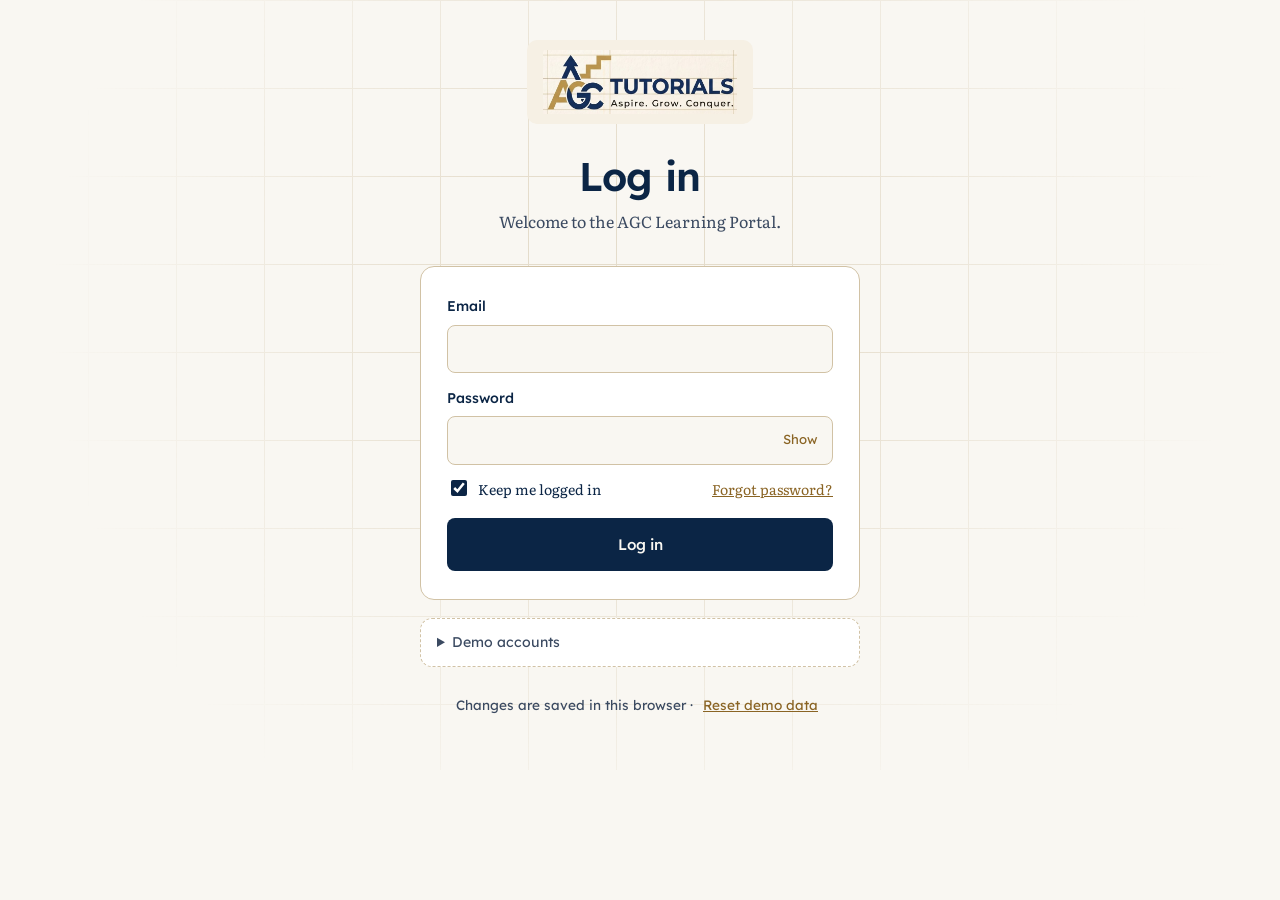
<file: index.html>
<!DOCTYPE html>
<html lang="en">
<head>
<meta charset="UTF-8">
<meta name="viewport" content="width=device-width, initial-scale=1, viewport-fit=cover">
<title>AGC Learning Portal — AGC Tutorials</title>
<link rel="icon" href="favicon.ico" sizes="any">
<link rel="icon" type="image/png" sizes="32x32" href="images/icon-32.png">
<link rel="apple-touch-icon" href="images/apple-touch-icon.png">
<link rel="preconnect" href="https://fonts.googleapis.com">
<link rel="preconnect" href="https://fonts.gstatic.com" crossorigin>
<link href="https://fonts.googleapis.com/css2?family=Lexend:wght@300;400;500;600;700&family=Literata:ital,opsz,wght@0,7..72,400;0,7..72,500;1,7..72,400&display=swap" rel="stylesheet">
<link rel="stylesheet" href="css/base.css">
<link rel="stylesheet" href="css/login.css">
<link rel="stylesheet" href="css/layout.css">
<link rel="stylesheet" href="css/pages.css">
</head>
<body>
<div id="root"></div>
<div class="toast" id="toast" role="status" aria-live="polite"></div>

<!-- Order matters: each script uses what the ones above it define. -->
<script src="js/helpers.js"></script>
<script src="js/data.js"></script>
<script src="js/components.js"></script>
<script src="js/views/student.js"></script>
<script src="js/views/parent.js"></script>
<script src="js/views/tutor-hours.js"></script>
<script src="js/views/calendar.js"></script>
<script src="js/views/tutor.js"></script>
<script src="js/views/admin.js"></script>
<script src="js/views/developer.js"></script>
<script src="js/views/profiles.js"></script>
<script src="js/app.js"></script>
</body>
</html>
</file>
<file: css/base.css>
/* =====================================================================
   AGC Learning Portal — Base: colour tokens (light + dark), fonts, resets.
   Load order: base.css → login.css → layout.css → pages.css
   ===================================================================== */

:root{
  --navy:#0B2545; --gold:#C59B4E; --red:#C62828; --red-dark:#8E1B1B; --cream:#F9F7F2; --tan:#D1C2A5;
  --bg:#F9F7F2; --surface:#FFFFFF; --surface-2:#F2EDE2; --ink:#0B2545; --ink-soft:#3B4A61;
  --gold-text:#8A6424; --line:#D1C2A5; --btn-bg:#0B2545; --btn-ink:#F9F7F2; --plate:#F6F0E4;
  --side:#0B2545; --side-ink:#E9EDF3; --side-soft:#9FB0C6; --step-empty:#E7DFCE;
  --ok:#2F6B4F; --warn:#9A5B12;
  --display:"Lexend","Segoe UI",system-ui,sans-serif;
  --body:"Literata",Georgia,"Times New Roman",serif;
  box-sizing:border-box;
  padding-top:env(safe-area-inset-top,0px); padding-bottom:env(safe-area-inset-bottom,0px);
}
@media (prefers-color-scheme: dark){
  :root:not([data-theme="light"]){
    --bg:#07182E; --surface:#0E2744; --surface-2:#0B213B; --ink:#F3EEE3; --ink-soft:#C3CBD8;
    --gold-text:#D9B36B; --line:#2B4466; --btn-bg:#C59B4E; --btn-ink:#0B2545;
    --side:#081C35; --side-ink:#E9EDF3; --side-soft:#8FA2BC; --step-empty:#1D3656; --ok:#7CC4A0; --warn:#E3A85A;
  }
}
:root[data-theme="dark"]{
  --bg:#07182E; --surface:#0E2744; --surface-2:#0B213B; --ink:#F3EEE3; --ink-soft:#C3CBD8;
  --gold-text:#D9B36B; --line:#2B4466; --btn-bg:#C59B4E; --btn-ink:#0B2545;
  --side:#081C35; --side-ink:#E9EDF3; --side-soft:#8FA2BC; --step-empty:#1D3656; --ok:#7CC4A0; --warn:#E3A85A;
}
*,*::before,*::after{box-sizing:inherit}
html,body{height:100%}
body{margin:0;background:var(--bg);color:var(--ink);font-family:var(--body);font-size:1rem;line-height:1.65;-webkit-font-smoothing:antialiased}
h1,h2,h3,h4{font-family:var(--display);font-weight:600;line-height:1.2;margin:0;letter-spacing:-.01em}
p{margin:0 0 .9em}
a{color:inherit}
img{max-width:100%;display:block}
button,input,select,textarea{font:inherit;color:inherit}
:focus-visible{outline:3px solid var(--gold);outline-offset:2px;border-radius:4px}
@media (prefers-reduced-motion: reduce){*{animation:none!important;transition:none!important}}
</file>
<file: css/login.css>
/* =====================================================================
   AGC Learning Portal — Login screen.
   Load order: base.css → login.css → layout.css → pages.css
   ===================================================================== */

/* ---------- Login ---------- */
.login{min-height:100%;display:grid;place-items:center;padding:40px 20px;position:relative;overflow:hidden}
.login::before{content:"";position:absolute;inset:0;opacity:.5;pointer-events:none;
  background-image:linear-gradient(var(--line) 1px,transparent 1px),linear-gradient(90deg,var(--line) 1px,transparent 1px);
  background-size:88px 88px;mask-image:radial-gradient(circle at 50% 40%,#000 20%,transparent 75%);-webkit-mask-image:radial-gradient(circle at 50% 40%,#000 20%,transparent 75%)}
.login-card{position:relative;width:min(760px,100%)}
.login-logo{background:var(--plate);border-radius:10px;padding:10px 16px;width:max-content;margin:0 auto 28px}
.login-logo img{height:64px;width:auto}
.login h1{text-align:center;font-size:clamp(1.8rem,4vw,2.5rem);margin-bottom:8px}
.login .sub{text-align:center;color:var(--ink-soft);margin-bottom:32px}
.roles{display:grid;grid-template-columns:repeat(3,1fr);gap:14px}
.role{background:var(--surface);border:1px solid var(--line);border-radius:12px;padding:22px 20px;text-align:left;cursor:pointer;display:flex;flex-direction:column;gap:6px;transition:border-color .15s,transform .15s}
.role:hover{border-color:var(--gold);transform:translateY(-2px)}
.role b{font-family:var(--display);font-size:1.1rem}
.role span{font-size:.93rem;color:var(--ink-soft)}
.role em{font-family:var(--display);font-style:normal;font-size:.85rem;color:var(--gold-text);margin-top:6px}
.login .foot{text-align:center;font-family:var(--display);font-size:.85rem;color:var(--ink-soft);margin-top:26px}
.login-card.narrow{width:min(440px,100%)}
.login-form{background:var(--surface);border:1px solid var(--line);border-radius:14px;padding:28px 26px}
.login-form .field input{background:var(--bg)}
.pw{position:relative}
.pw input{padding-right:70px}
.pw button{position:absolute;right:6px;top:50%;transform:translateY(-50%);background:none;border:0;padding:6px 10px;cursor:pointer;font-family:var(--display);font-size:.82rem;color:var(--gold-text)}
.login-row{display:flex;justify-content:space-between;align-items:center;gap:12px;flex-wrap:wrap;margin:-2px 0 18px;font-size:.88rem}
.login-row label{display:flex;align-items:center;gap:8px;cursor:pointer}
.login-row input{accent-color:var(--navy);width:16px;height:16px}
.login-row a{color:var(--gold-text)}
.login-err{background:rgba(198,40,40,.08);border:1px solid rgba(198,40,40,.35);color:var(--red);border-radius:8px;padding:10px 12px;font-size:.9rem;margin-bottom:14px}
.login-err[hidden]{display:none}
.login-form .btn{width:100%;padding:12px 18px}
.demo{margin-top:18px;background:var(--surface);border:1px dashed var(--line);border-radius:12px;padding:12px 16px;font-size:.88rem}
.demo summary{cursor:pointer;font-family:var(--display);color:var(--ink-soft)}
.demo p{margin:10px 0 8px;color:var(--ink-soft)}
.demo ul{list-style:none;margin:0;padding:0;display:flex;flex-direction:column;gap:4px}
.demo li button{width:100%;display:flex;flex-direction:column;gap:0;background:none;border:0;border-radius:6px;padding:6px 8px;cursor:pointer;text-align:left}
.demo li button:hover{background:var(--surface-2)}
.demo li span{color:var(--ink-soft);font-size:.82rem}
.demo li b{font-weight:500;word-break:break-all}
.roles-2{grid-template-columns:repeat(2,1fr);max-width:520px;margin:0 auto}
.viewas{padding:14px 6px 16px;border-top:1px solid rgba(255,255,255,.1);font-family:var(--display)}
.viewas label{display:block;font-size:.8rem;color:var(--side-soft);margin-bottom:6px}
.viewas select{background:rgba(255,255,255,.06);color:var(--side-ink);border:1px solid rgba(255,255,255,.2);border-radius:8px;padding:8px 10px;width:100%;font-size:.88rem}
.viewas select option,.viewas select optgroup{background:var(--side);color:var(--side-ink)}
.devbar{display:flex;justify-content:space-between;align-items:center;gap:12px;flex-wrap:wrap;background:var(--gold);color:#0B2545;font-family:var(--display);font-size:.92rem;padding:10px 16px;border-radius:10px;margin-bottom:22px}
.devbar button{background:#0B2545;color:#F9F7F2;border:0;border-radius:8px;padding:6px 12px;font-family:var(--display);font-size:.85rem;cursor:pointer}
textarea.code{font-family:ui-monospace,SFMono-Regular,Consolas,monospace;font-size:.85rem;line-height:1.5;white-space:pre;overflow:auto;tab-size:2}
@media (max-width:680px){.roles,.roles-2{grid-template-columns:1fr}}
</file>
<file: css/layout.css>
/* =====================================================================
   AGC Learning Portal — App layout: sidebar, top bar, main area.
   Load order: base.css → login.css → layout.css → pages.css
   ===================================================================== */

/* ---------- Shell ---------- */
.app{display:grid;grid-template-columns:260px 1fr;min-height:100%}
.side{background:var(--side);color:var(--side-ink);display:flex;flex-direction:column;position:sticky;top:0;height:100vh;height:100dvh;padding:20px 16px}
.side .logo{background:var(--plate);border-radius:8px;padding:6px 10px;margin:0 4px 26px}
.side .logo img{height:40px;width:auto}
.side nav{display:flex;flex-direction:column;gap:2px;flex:1}
.side nav a{font-family:var(--display);font-size:.95rem;text-decoration:none;color:var(--side-soft);padding:10px 14px;border-radius:8px;display:flex;justify-content:space-between;align-items:center}
.side nav a:hover{color:var(--side-ink);background:rgba(255,255,255,.06)}
.side nav a[aria-current="page"]{color:var(--side-ink);background:rgba(197,155,78,.16);box-shadow:inset 3px 0 0 var(--gold)}
.pill{background:var(--gold);color:#0B2545;font-size:.75rem;font-weight:600;border-radius:999px;padding:1px 8px}
.who{border-top:1px solid rgba(255,255,255,.1);padding:16px 6px 0;font-family:var(--display)}
.who b{display:block;font-weight:500;font-size:.95rem}
.who span{font-size:.82rem;color:var(--side-soft)}
.who button{margin-top:12px;background:none;border:1px solid rgba(255,255,255,.2);color:var(--side-ink);border-radius:8px;padding:7px 12px;font-family:var(--display);font-size:.85rem;cursor:pointer}
.who button:hover{border-color:var(--gold)}
.topbar{display:none}
.scrim{display:none}
.side{grid-column:1;grid-row:1}
main{grid-column:2;grid-row:1}
main{padding:clamp(22px,4vw,44px) clamp(18px,4vw,48px) 60px;min-width:0}
.page{max-width:1080px}
@media (max-width:880px){
  .app{grid-template-columns:1fr;grid-template-rows:auto 1fr}
  main{grid-column:1;grid-row:2}
  .side{position:fixed;inset:0 auto 0 0;width:min(280px,85%);z-index:50;transform:translateX(-100%);transition:transform .25s;padding-top:calc(20px + env(safe-area-inset-top,0px))}
  .side.open{transform:none}
  .scrim{position:fixed;inset:0;background:rgba(5,16,32,.5);z-index:40;display:none}
  .scrim.show{display:block}
  .topbar{display:flex;align-items:center;gap:12px;position:sticky;top:0;z-index:30;background:var(--side);color:var(--side-ink);padding:10px 16px;padding-top:calc(10px + env(safe-area-inset-top,0px))}
  .topbar button{background:none;border:1px solid rgba(255,255,255,.25);color:var(--side-ink);border-radius:8px;padding:6px 12px;font-family:var(--display);cursor:pointer}
  .topbar b{font-family:var(--display);font-weight:500}
}
</file>
<file: css/pages.css>
/* =====================================================================
   AGC Learning Portal — Page elements: cards, tables, forms, buttons, calendar, badges.
   Load order: base.css → login.css → layout.css → pages.css
   ===================================================================== */

/* ---------- Page elements ---------- */
.head{margin-bottom:28px}
.head h1{font-size:clamp(1.6rem,3.4vw,2.3rem)}
.head p{color:var(--ink-soft);margin:6px 0 0;max-width:62ch}
.crumb{font-family:var(--display);font-size:.88rem;color:var(--gold-text);text-decoration:none;display:inline-block;margin-bottom:10px}
.crumb:hover{text-decoration:underline}
.grid{display:grid;gap:16px}
.g2{grid-template-columns:repeat(2,minmax(0,1fr))}
.g3{grid-template-columns:repeat(3,minmax(0,1fr))}
@media (max-width:980px){.g3{grid-template-columns:repeat(2,minmax(0,1fr))}}
@media (max-width:700px){.g2,.g3{grid-template-columns:1fr}}
.card{background:var(--surface);border:1px solid var(--line);border-radius:12px;padding:22px}
.card h2{font-size:1.1rem;margin-bottom:14px}
.card h3{font-size:1.05rem}
.muted{color:var(--ink-soft)}
.small{font-size:.9rem}
.label{font-family:var(--display);font-size:.85rem;color:var(--ink-soft)}
.big{font-family:var(--display);font-size:2.2rem;font-weight:700;letter-spacing:-.02em;line-height:1.1}
.big small{font-size:1rem;font-weight:400;color:var(--ink-soft);letter-spacing:0}
.hero-card{background:var(--navy);color:#F3EEE3;border-color:var(--navy)}
.hero-card .label,.hero-card .muted,.hero-card .big small{color:#B9C4D4}
:root[data-theme="dark"] .hero-card{border-color:var(--gold)}
@media (prefers-color-scheme: dark){:root:not([data-theme="light"]) .hero-card{border-color:var(--gold)}}
.bar{height:8px;background:var(--step-empty);border-radius:99px;overflow:hidden;margin:12px 0 6px}
.bar i{display:block;height:100%;background:var(--gold);border-radius:99px}
.hero-card .bar{background:rgba(255,255,255,.14)}
.section-title{font-family:var(--display);font-size:1.15rem;font-weight:600;margin:36px 0 14px}
.list{display:flex;flex-direction:column}
.row{display:flex;justify-content:space-between;align-items:center;gap:14px;padding:14px 0;border-top:1px solid var(--line)}
.row:first-child{border-top:0;padding-top:0}
.row:last-child{padding-bottom:0}
.row h4{font-size:.98rem;font-weight:500}
.row .meta{font-family:var(--display);font-size:.84rem;color:var(--ink-soft)}
.tag{font-family:var(--display);font-size:.78rem;font-weight:500;border-radius:6px;padding:3px 9px;white-space:nowrap;border:1px solid var(--line);color:var(--ink-soft)}
.tag.gold{background:var(--gold);border-color:var(--gold);color:#0B2545}
.tag.ok{color:var(--ok);border-color:currentColor}
.tag.warn{color:var(--warn);border-color:currentColor}
.btn{font-family:var(--display);font-weight:500;font-size:.95rem;border-radius:8px;padding:10px 18px;cursor:pointer;border:2px solid transparent;text-decoration:none;display:inline-block;text-align:center}
.btn-primary{background:var(--btn-bg);color:var(--btn-ink)}
.btn-primary:hover{filter:brightness(1.12)}
.btn-ghost{background:transparent;border-color:var(--gold);color:var(--ink)}
.btn-ghost:hover{background:var(--gold);color:#0B2545}
.btn-sm{padding:6px 12px;font-size:.86rem}
.linkish{font-family:var(--display);font-size:.9rem;color:var(--gold-text);text-decoration:none;font-weight:500}
.linkish:hover{text-decoration:underline}
.empty{padding:26px;text-align:center;color:var(--ink-soft);border:1px dashed var(--line);border-radius:12px}

/* Staircase progress meter (signature) */
.stairs{display:flex;align-items:flex-end;gap:3px;height:34px}
.stairs i{flex:1;min-width:6px;background:var(--step-empty);border-radius:2px 2px 0 0}
.stairs i.on{background:var(--gold)}
.hero-card .stairs i{background:rgba(255,255,255,.14)}
.hero-card .stairs i.on{background:var(--gold)}
.stairs.lg{height:56px;gap:4px}

/* Courses */
.course{display:flex;flex-direction:column;gap:10px;text-decoration:none;transition:border-color .15s}
.course:hover{border-color:var(--gold)}
.course .svc{font-family:var(--display);font-size:.82rem;color:var(--gold-text);font-weight:500}
.course h3{font-size:1.2rem}
.course .foot{display:flex;justify-content:space-between;align-items:center;font-family:var(--display);font-size:.86rem;color:var(--ink-soft)}
.module{margin-bottom:22px}
.module h3{font-size:1rem;margin-bottom:10px;color:var(--ink-soft);font-weight:500}
.lesson{display:flex;align-items:center;gap:14px;padding:14px 16px;background:var(--surface);border:1px solid var(--line);border-radius:10px;margin-bottom:8px;text-decoration:none}
.lesson:hover{border-color:var(--gold)}
.check{width:24px;height:24px;border-radius:50%;border:2px solid var(--line);flex:none;display:grid;place-items:center;font-size:.8rem;color:#0B2545}
.check.on{background:var(--gold);border-color:var(--gold)}
.lesson b{font-family:var(--display);font-weight:500;flex:1}
.lesson span{font-family:var(--display);font-size:.84rem;color:var(--ink-soft);text-align:right;max-width:42%}
.lesson b{min-width:0}
.reader{max-width:70ch}
.reader .body p{font-size:1.06rem;line-height:1.8}
.keys{background:var(--surface-2);border-left:4px solid var(--gold);border-radius:0 10px 10px 0;padding:16px 20px;margin:22px 0}
.keys h3{font-size:.98rem;margin-bottom:8px}
.keys ul{margin:0;padding-left:1.2em}
.keys li{margin:4px 0}
.try{border:1px solid var(--line);border-radius:10px;padding:16px 20px;margin-bottom:26px;background:var(--surface)}
.try h3{font-size:.98rem;margin-bottom:6px}
.pager{display:flex;justify-content:space-between;gap:12px;flex-wrap:wrap;align-items:center;border-top:1px solid var(--line);padding-top:20px}

/* Forms */
.field{display:flex;flex-direction:column;gap:6px;margin-bottom:14px}
.field label{font-family:var(--display);font-size:.88rem;font-weight:500}
input[type=text],input[type=email],input[type=password],input[type=number],input[type=date],input[type=time],select,textarea{background:var(--bg);border:1px solid var(--line);border-radius:8px;padding:10px 12px;width:100%}
textarea{min-height:110px;resize:vertical;line-height:1.55}
input:focus,select:focus,textarea:focus{outline:2px solid var(--gold);outline-offset:0;border-color:var(--gold)}
.form-row{display:grid;grid-template-columns:repeat(2,minmax(0,1fr));gap:0 14px}
@media (max-width:600px){.form-row{grid-template-columns:1fr}}

/* Quiz */
.q{margin-bottom:18px}
.q legend{font-family:var(--display);font-weight:500;margin-bottom:10px;padding:0}
.q fieldset{border:0;padding:0;margin:0}
.opt{display:flex;align-items:center;gap:10px;padding:10px 14px;border:1px solid var(--line);border-radius:8px;margin-bottom:6px;cursor:pointer;background:var(--bg)}
.opt:hover{border-color:var(--gold)}
.opt input{accent-color:var(--navy)}
.opt.right{border-color:var(--ok);box-shadow:inset 3px 0 0 var(--ok)}
.opt.wrong{border-color:var(--warn);box-shadow:inset 3px 0 0 var(--warn)}
.score{display:flex;align-items:center;gap:20px;margin-bottom:20px}

/* Notes */
.note{border-left:4px solid var(--gold)}
.note .top{display:flex;justify-content:space-between;gap:10px;flex-wrap:wrap;margin-bottom:10px}
.note h3{font-size:1.05rem}
.note .next{background:var(--surface-2);border-radius:8px;padding:10px 14px;font-size:.95rem;margin-top:6px}
.note .next b{font-family:var(--display);font-weight:500}

/* Schedule */
.date{width:58px;flex:none;text-align:center;border:1px solid var(--line);border-radius:10px;padding:6px 0;font-family:var(--display);background:var(--surface-2)}
.date b{display:block;font-size:1.3rem;line-height:1.1}
.date span{font-size:.75rem;color:var(--ink-soft)}
.srow{display:flex;gap:14px;align-items:center;flex:1;min-width:0}

.toast{position:fixed;left:50%;bottom:calc(22px + env(safe-area-inset-bottom,0px));transform:translate(-50%,16px);background:var(--navy);color:#F3EEE3;font-family:var(--display);padding:12px 18px;border-radius:8px;border:1px solid var(--gold);opacity:0;transition:.25s;z-index:90;pointer-events:none}
.toast.show{opacity:1;transform:translate(-50%,0)}
.table-wrap{overflow-x:auto}

/* Student profiles list */
.pf-tools{display:flex;align-items:center;gap:14px;flex-wrap:wrap;margin-bottom:12px}
.pf-tools input{flex:1 1 280px;max-width:420px;background:var(--surface);border:1px solid var(--line);border-radius:8px;padding:10px 12px}
.pf-tbl tbody tr:hover td{background:var(--surface-2)}
.pf-tbl td:first-child{padding-left:4px}
.sr-only{position:absolute;width:1px;height:1px;padding:0;margin:-1px;overflow:hidden;clip:rect(0,0,0,0);border:0}

/* Package renewal */
.renew-cta{display:flex;justify-content:space-between;align-items:center;gap:14px;flex-wrap:wrap;margin-bottom:16px;border-left:4px solid var(--gold)}
.renew-panel{border:2px solid var(--gold);margin-bottom:8px;scroll-margin-top:80px}
.renew-ok{display:flex;gap:10px;align-items:flex-start;font-size:.9rem;margin:16px 0;cursor:pointer}
.renew-ok input{width:18px;height:18px;margin-top:3px;flex:none;accent-color:var(--navy)}
.pkg-buy{display:flex;align-items:center;gap:14px}
.pkg-buy .btn{min-width:84px}

/* Calendar */
.cal-bar{display:flex;justify-content:space-between;align-items:center;gap:12px;flex-wrap:wrap;margin-bottom:16px;padding:14px 18px}
.cal-nav{display:flex;align-items:center;gap:8px;flex-wrap:wrap}
.cal-title{margin:0 8px;font-size:1.2rem;min-width:9.5em;text-align:center}
.cal-legend{display:flex;align-items:center;gap:16px;flex-wrap:wrap;color:var(--ink-soft);font-family:var(--display)}
.cal-key{display:inline-block;width:10px;height:10px;border-radius:3px;margin-right:6px;vertical-align:middle;background:var(--line)}
.cal-key.gold{background:var(--gold)}.cal-key.sched{background:var(--red)}.cal-key.ok{background:var(--ok)}
.cal-wrap{padding:14px}
.cal-grid{display:grid;grid-template-columns:repeat(7,minmax(0,1fr));gap:6px}
.cal-head div{font-family:var(--display);font-size:.78rem;color:var(--ink-soft);text-align:center;padding:2px 0 8px;text-transform:uppercase;letter-spacing:.04em}
.cal-cell{min-height:104px;background:var(--bg);border:1px solid var(--line);border-radius:8px;padding:6px;text-align:left;display:flex;flex-direction:column;gap:3px;cursor:pointer;min-width:0;position:relative}
.cal-cell:hover{border-color:var(--gold)}
.cal-blank{background:transparent;border-style:dashed;opacity:.35;cursor:default}
.cal-num{font-family:var(--display);font-size:.85rem;font-weight:600;width:24px;height:24px;display:grid;place-items:center;border-radius:50%}
.is-today .cal-num{background:var(--navy);color:#F3EEE3}
.is-sel{border:2px solid var(--gold);padding:5px}
.cal-chip{font-family:var(--display);font-size:.72rem;line-height:1.3;border-radius:4px;padding:2px 5px;white-space:nowrap;overflow:hidden;text-overflow:ellipsis;border-left:3px solid var(--line);background:var(--surface);color:var(--ink)}
.cal-chip.gold{border-left-color:var(--gold)}
.cal-chip.sched{background:var(--red);color:#fff;font-weight:600;border-left-color:var(--red-dark)}
.tag.sched{background:var(--red);border-color:var(--red);color:#fff}.cal-chip.ok{border-left-color:var(--ok)}
.cal-more{font-size:.7rem;color:var(--ink-soft);font-family:var(--display)}
.cal-chip.av{border:1px solid var(--warn);border-left:3px solid var(--warn);color:var(--warn);background:repeating-linear-gradient(135deg,transparent 0 5px,rgba(154,91,18,.10) 5px 10px)}
.cal-key.av{background:repeating-linear-gradient(135deg,var(--warn) 0 2px,transparent 2px 4px);border:1px solid var(--warn)}
.cal-dot,.cal-avdot{display:none}
.cal-legend{position:relative}
.av-drop{position:relative}
.av-drop summary{list-style:none}
.av-drop summary::-webkit-details-marker{display:none}
.av-drop[open] summary{filter:brightness(1.12)}
.av-panel{position:absolute;right:0;top:calc(100% + 8px);z-index:20;width:300px;background:var(--surface);border:1px solid var(--line);border-radius:12px;padding:18px;box-shadow:0 12px 32px rgba(5,16,32,.18);color:var(--ink)}
.av-panel h3{margin:0 0 2px;font-size:1.05rem}
.av-panel p{margin:0 0 14px}
.av-panel,.av-panel *{box-sizing:border-box}
.av-panel input,.av-panel select{min-width:0;max-width:100%}
.av-panel .form-row{grid-template-columns:minmax(0,1fr) minmax(0,1fr)}
.av-allday{display:flex;align-items:center;gap:8px;font-family:var(--display);font-size:.9rem;margin:0 0 12px;cursor:pointer}
.av-allday input{width:18px;height:18px;accent-color:var(--navy)}
.av-panel.is-allday #avtimes{display:none}
@media (max-width:700px){
  .av-drop{width:100%}
  .av-panel{position:static;width:auto;margin-top:10px;box-shadow:none}
  .cal-dots{display:flex;gap:3px;align-items:center}
  .cal-avdot{display:block;width:10px;height:10px;border-radius:50%;background:var(--warn)}
  .cal-cell{min-height:58px;align-items:center;padding:4px}
  .is-sel{padding:3px}
  .cal-chip,.cal-more{display:none}
  .cal-dot{display:grid;place-items:center;min-width:20px;height:20px;border-radius:999px;background:var(--ok);color:var(--bg);font-size:.72rem;font-weight:600;font-family:var(--display)}
  .cal-dot.sched{background:var(--red);color:#fff}
  .cal-wrap{padding:8px}.cal-grid{gap:3px}
  .cal-title{order:-1;width:100%;min-width:0;margin:0 0 2px;text-align:left;font-size:1.1rem}
}

/* Tutor hours & payments */
.hp-filters{display:flex;flex-wrap:wrap;gap:12px;align-items:flex-end;justify-content:space-between;margin-bottom:24px}
.hp-filters form{display:flex;flex-wrap:wrap;gap:10px;align-items:flex-end;flex:1 1 520px}
.hp-filters .field{margin:0;flex:1 1 140px;min-width:0}
.hp-filters .field label{font-size:.8rem;color:var(--ink-soft)}
.hp-dl{display:flex;gap:8px;flex-wrap:wrap}
.hp-sec{padding:0;overflow:hidden;margin-bottom:22px}
.hp-sec>h2{margin:0;padding:18px 22px;background:var(--surface-2);font-size:1.1rem;border-bottom:1px solid var(--line)}
.hp-sec .table-wrap{padding:6px 22px 4px}
.hp-sec .tbl th{padding-top:14px;text-transform:uppercase;letter-spacing:.04em;font-size:.74rem}
.hp-sec .tbl .num{text-align:right}
.hp-sec .tbl tfoot td{font-family:var(--display);font-weight:600;border-top:2px solid var(--line);border-bottom:0}
.hp-none{text-align:center;color:var(--ink-soft);padding:22px 0!important}

/* Admin */
.g4{grid-template-columns:repeat(4,minmax(0,1fr))}
@media (max-width:980px){.g4{grid-template-columns:repeat(2,minmax(0,1fr))}}
@media (max-width:480px){.g4{grid-template-columns:1fr}}
.tbl{width:100%;border-collapse:collapse;font-size:.92rem;min-width:640px}
.tbl th{font-family:var(--display);font-weight:500;font-size:.8rem;color:var(--ink-soft);text-align:left;padding:0 12px 10px 0;border-bottom:1px solid var(--line);white-space:nowrap}
.tbl td{padding:12px 12px 12px 0;border-bottom:1px solid var(--line);vertical-align:middle}
.tbl tr:last-child td{border-bottom:0}
.tbl .bar{margin:4px 0 0;width:110px}
.perm{display:flex;justify-content:space-between;align-items:center;gap:16px;padding:14px 0;border-top:1px solid var(--line);cursor:pointer}
.perm:first-child{border-top:0;padding-top:0}
.perm b{font-family:var(--display);font-weight:500;display:block}
.perm input{width:20px;height:20px;accent-color:var(--navy);flex:none}
.locked{border-left:4px solid var(--warn)}
</file>
